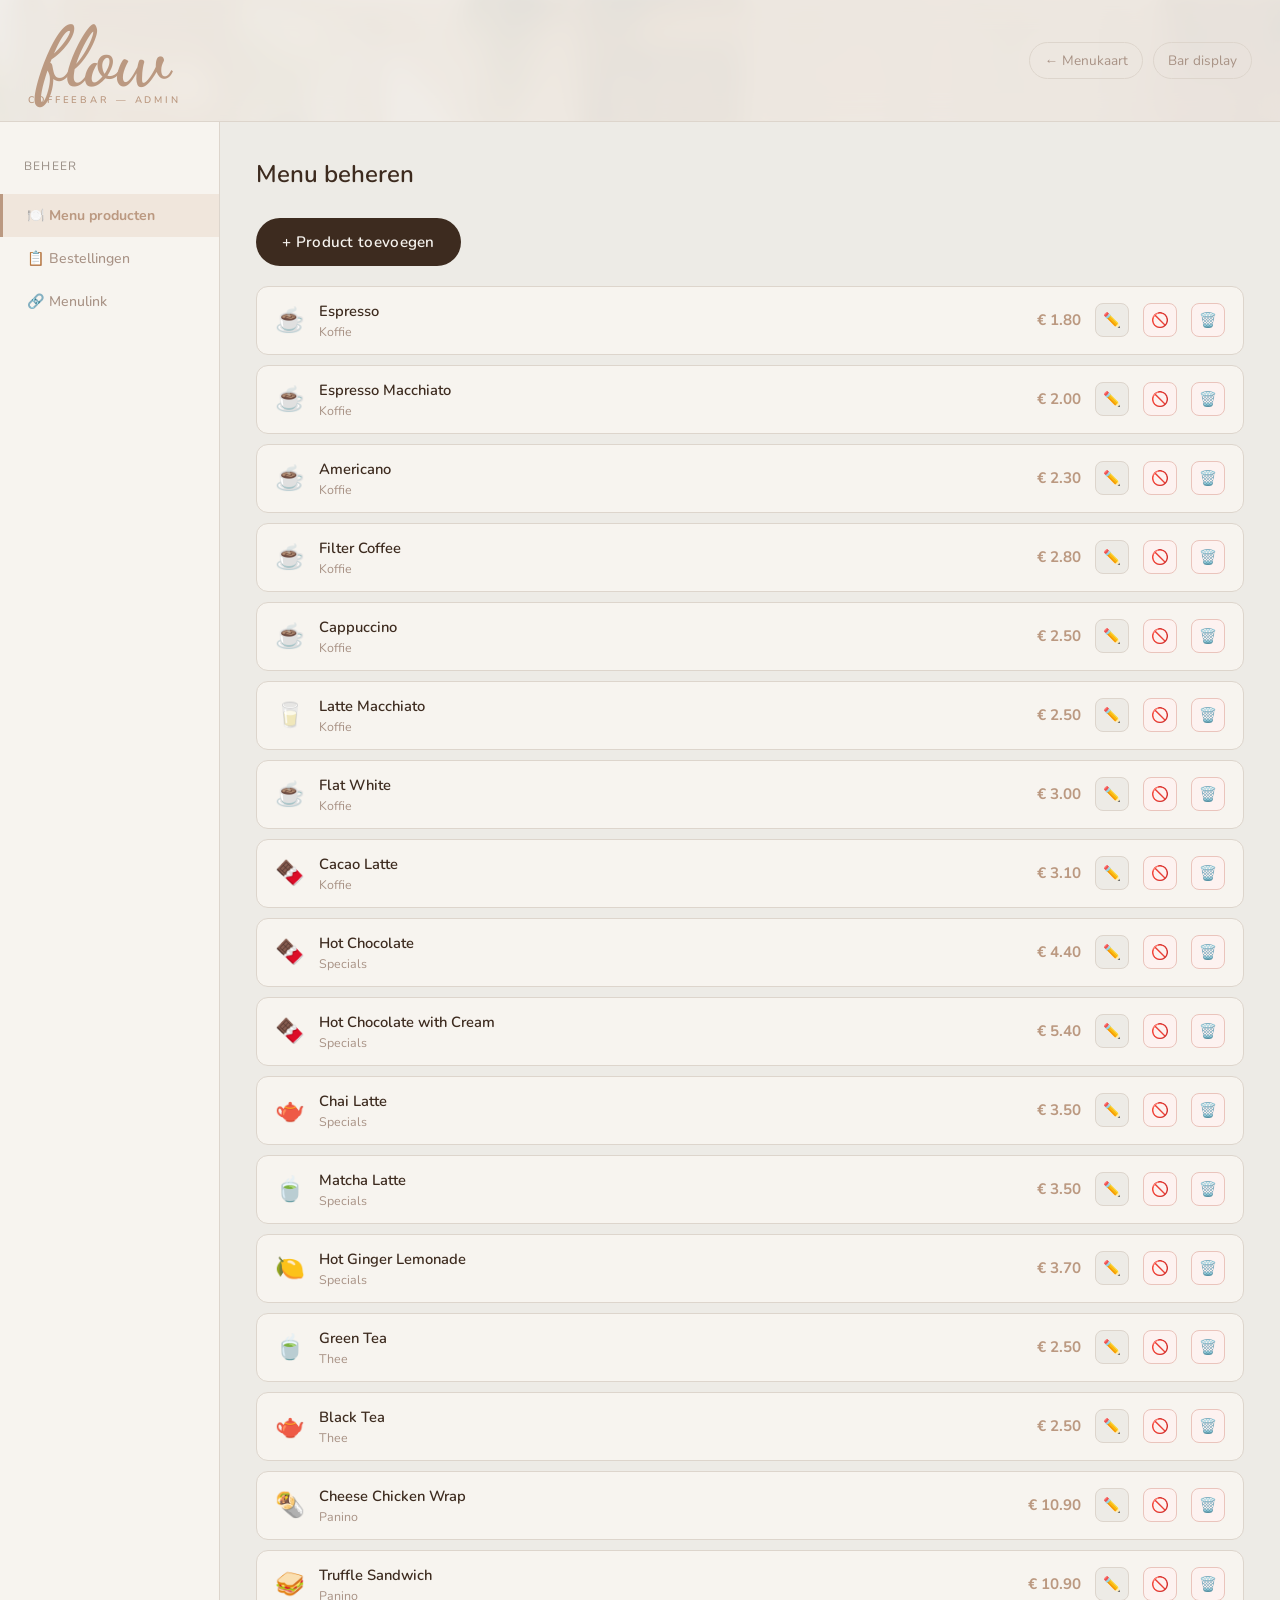
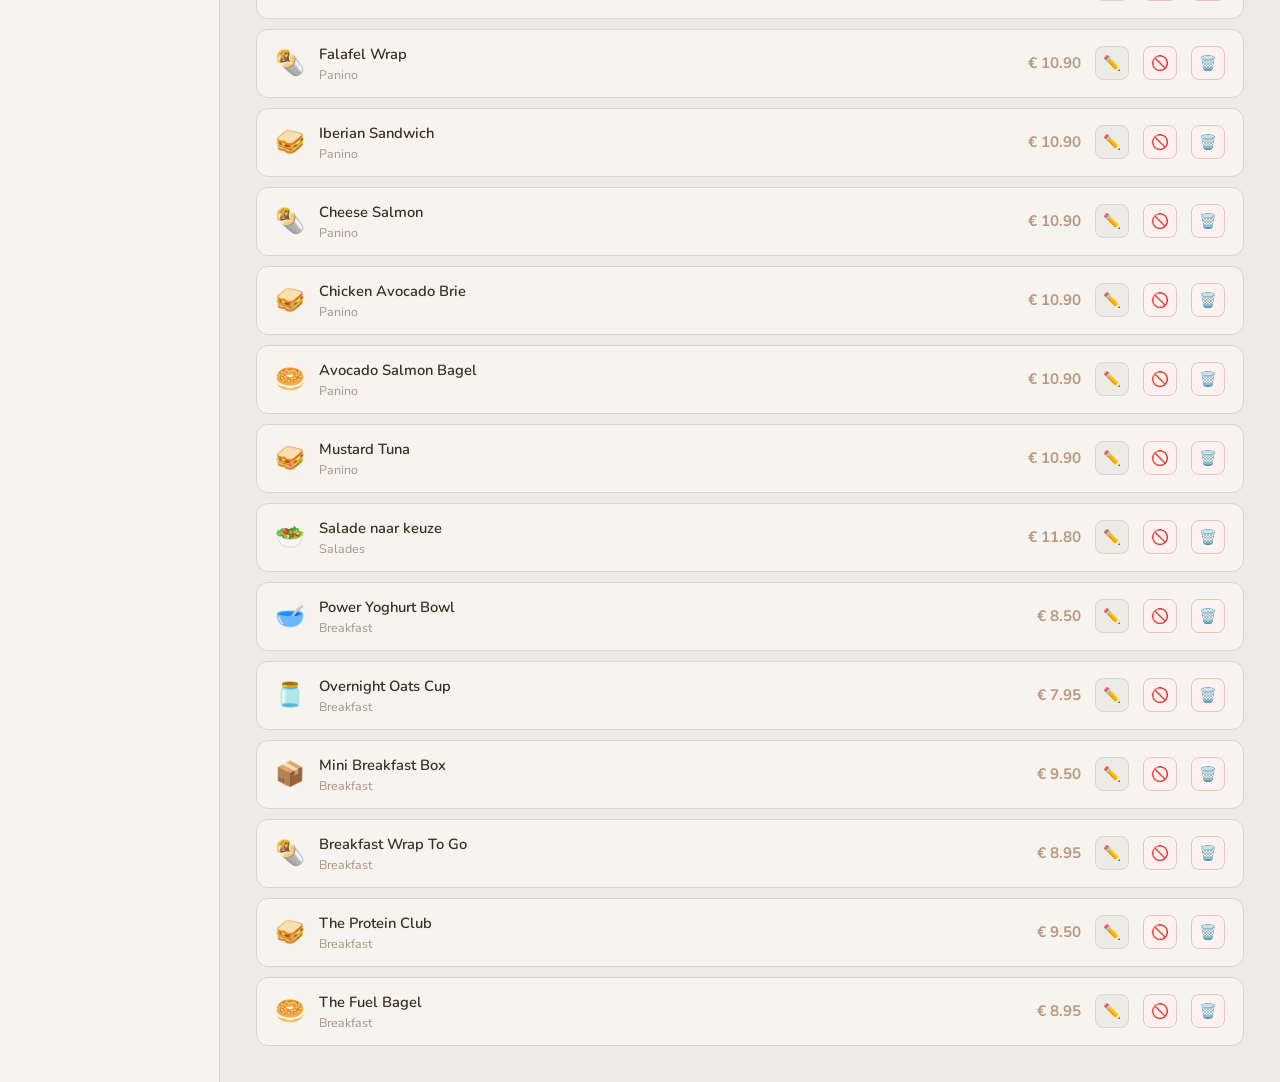
<file: admin.html>
<!DOCTYPE html>
<html lang="nl">
<head>
  <meta charset="UTF-8">
  <meta name="viewport" content="width=device-width, initial-scale=1.0">
  <title>Flow Coffeebar — Admin</title>
  <link rel="stylesheet" href="style.css">
</head>
<body>

  <header class="header">
    <div class="header-logo">
      <div>
        <div class="script">flow</div>
        <div class="subtitle">Coffeebar — Admin</div>
      </div>
    </div>
    <div style="display:flex;gap:10px">
      <a href="index.html" style="color:var(--text-light);font-size:0.85rem;text-decoration:none;padding:8px 14px;border-radius:20px;border:1px solid var(--border)">
        ← Menukaart
      </a>
      <a href="kitchen.html" style="color:var(--text-light);font-size:0.85rem;text-decoration:none;padding:8px 14px;border-radius:20px;border:1px solid var(--border)">
        Bar display
      </a>
    </div>
  </header>

  <div class="admin-layout">
    <!-- SIDEBAR -->
    <aside class="admin-sidebar">
      <div style="padding:12px 24px 20px;opacity:0.5;font-size:0.75rem;text-transform:uppercase;letter-spacing:0.1em">Beheer</div>
      <button class="admin-nav-item active" data-section="products">🍽️ Menu producten</button>
      <button class="admin-nav-item" data-section="orders">📋 Bestellingen</button>
      <button class="admin-nav-item" data-section="qr">🔗 Menulink</button>
    </aside>

    <!-- CONTENT -->
    <main class="admin-content" id="admin-main"></main>
  </div>

  <script src="app2.js"></script>
</body>
</html>
</file>
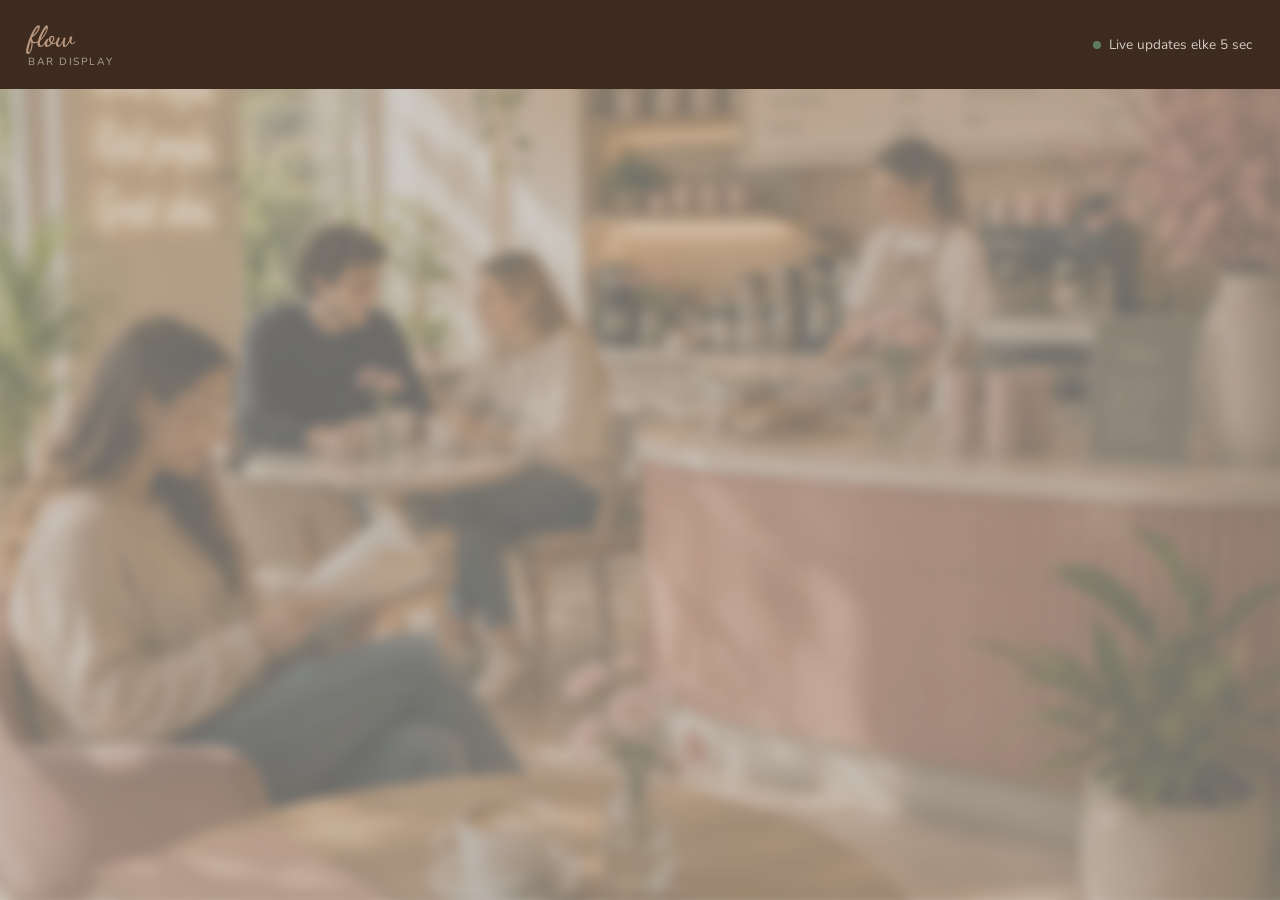
<file: kitchen.html>
<!DOCTYPE html>
<html lang="nl">
<head>
  <meta charset="UTF-8">
  <meta name="viewport" content="width=device-width, initial-scale=1.0">
  <title>Flow Coffeebar — Keuken Display</title>
  <link rel="stylesheet" href="style.css">
</head>
<body>

  <header class="kitchen-header">
    <div style="display:flex;align-items:center;gap:16px">
      <div>
        <div class="script">flow</div>
        <div style="font-size:0.65rem;letter-spacing:0.15em;text-transform:uppercase;opacity:0.6">Bar Display</div>
      </div>
    </div>
    <div style="display:flex;align-items:center;gap:8px;font-size:0.85rem;opacity:0.8">
      <span class="live-dot"></span> Live updates elke 5 sec
    </div>
  </header>

  <main id="kitchen-container"></main>

  <script src="app2.js"></script>
</body>
</html>
</file>
<file: style.css>
@import url('https://fonts.googleapis.com/css2?family=Dancing+Script:wght@600;700&family=Garet:wght@400;500;600;700&family=Nunito:wght@300;400;500;600;700&display=swap');

:root {
  /* Kleuren */
  --bg:           #EDEBE6;
  --bg-soft:      #F7F4EF;
  --bg-card:      #FAF8F5;
  --primary:      #BB9981;
  --primary-dark: #9E7E64;
  --accent:       #B8973E;
  --accent-light: #F0E6DC;
  --taupe:        #C4A8A0;
  --text:         #3D2B1F;
  --text-mid:     #7A6558;
  --text-light:   #A89285;
  --border:       #DDD5CC;
  --white:        #FAF8F5;
  --success:      #6A9070;
  --danger:       #B85C4A;

  /* Shadows (warm) */
  --shadow-sm: 0 1px 4px rgba(61,43,31,0.07);
  --shadow:    0 4px 20px rgba(61,43,31,0.10);
  --shadow-lg: 0 8px 40px rgba(61,43,31,0.14);

  /* Radius */
  --radius:    20px;
  --radius-sm: 12px;
  --radius-xs: 8px;
}

* { margin: 0; padding: 0; box-sizing: border-box; }

body {
  font-family: 'Garet', 'Nunito', sans-serif;
  background: var(--bg);
  color: var(--text);
  min-height: 100vh;
  -webkit-font-smoothing: antialiased;
}

body::before {
  content: '';
  position: fixed;
  inset: 0;
  background: url('bg.jpg') center center / cover no-repeat;
  filter: blur(6px) brightness(0.75) saturate(0.9);
  transform: scale(1.02);
  z-index: -1;
}

body::after {
  content: '';
  position: fixed;
  inset: 0;
  background: rgba(237, 235, 230, 0.45);
  z-index: -1;
}

/* ─── TYPOGRAPHY ─── */
h1, h2, h3 {
  font-family: 'Garet', 'Nunito', sans-serif;
  font-weight: 600;
  letter-spacing: 0.01em;
}

.script {
  font-family: 'Dancing Script', cursive;
  font-weight: 700;
}

/* ─── HEADER ─── */
.header {
  background: rgba(247, 244, 239, 0.85);
  backdrop-filter: blur(12px);
  -webkit-backdrop-filter: blur(12px);
  border-bottom: 1px solid var(--border);
  padding: 16px 28px;
  height: auto;
  display: flex;
  align-items: center;
  justify-content: space-between;
  position: sticky;
  top: 0;
  z-index: 100;
}

.header-spacer { flex: 1; }

.header-logo {
  display: flex;
  flex-direction: column;
  line-height: 1;
  align-items: center;
  text-align: center;
  flex: 0 0 auto;
}

.header-logo .script {
  font-size: 5.2rem;
  color: var(--primary);
  letter-spacing: -0.5px;
}

.header-logo .subtitle {
  font-size: 0.60rem;
  letter-spacing: 0.30em;
  text-transform: uppercase;
  color: var(--primary);
  font-weight: 600;
  font-family: 'Garet', 'Nunito', sans-serif;
  margin-top: -4px;
}

/* ─── NAV TABS ─── */
.nav-tabs {
  display: flex;
  gap: 0;
  padding: 0 20px;
  background: rgba(247, 244, 239, 0.80);
  backdrop-filter: blur(12px);
  -webkit-backdrop-filter: blur(12px);
  border-bottom: 1px solid var(--border);
  overflow-x: auto;
  scrollbar-width: none;
  justify-content: center;
}
.nav-tabs::-webkit-scrollbar { display: none; }

.nav-tab {
  padding: 16px 20px;
  border: none;
  background: transparent;
  color: var(--text-light);
  font-family: 'Garet', 'Nunito', sans-serif;
  font-size: 0.92rem;
  font-weight: 500;
  cursor: pointer;
  white-space: nowrap;
  transition: all 0.2s;
  border-bottom: 2px solid transparent;
  margin-bottom: -1px;
  letter-spacing: 0.02em;
}

.nav-tab:hover { color: var(--text); }

.nav-tab.active {
  color: var(--primary);
  border-bottom-color: var(--primary);
  font-weight: 700;
}

/* ─── HERO QUOTE ─── */
.hero-quote-wrap {
  text-align: center;
  padding: 16px 28px 20px;
  border-bottom: 1px solid var(--border);
  background: var(--bg-soft);
  width: 100%;
}

.hero-quote {
  font-family: 'Dancing Script', cursive;
  font-size: 1.15rem;
  color: var(--primary);
  line-height: 1.7;
  max-width: 560px;
  margin: 0 auto;
  text-align: center;
  display: block;
}

.footer-text {
  text-align: center;
  padding: 32px 24px 100px;
  width: 100%;
  background: rgba(247, 244, 239, 0.85);
  backdrop-filter: blur(12px);
  -webkit-backdrop-filter: blur(12px);
}

.hero-sub {
  font-family: 'Dancing Script', cursive;
  font-size: 1.3rem;
  color: var(--text-mid);
  line-height: 1.6;
  text-align: center;
  display: block;
  max-width: 560px;
  margin: 0 auto;
}

.hero-sub strong {
  color: var(--primary);
  font-weight: 700;
}

/* ─── MENU SECTION ─── */
.menu-section {
  padding: 32px 24px;
  max-width: 900px;
  margin: 0 auto;
  width: 100%;
}

.section-title {
  font-size: 1.5rem;
  color: var(--text);
  margin-bottom: 6px;
  font-weight: 600;
}

.section-subtitle {
  font-size: 0.85rem;
  color: var(--text-light);
  margin-bottom: 24px;
}

/* ─── MENU GRID ─── */
.menu-grid {
  display: grid;
  grid-template-columns: repeat(auto-fill, minmax(180px, 1fr));
  gap: 20px;
}

.menu-item {
  background: var(--bg-card);
  border-radius: var(--radius);
  cursor: pointer;
  transition: all 0.25s ease;
  text-align: left;
  position: relative;
  overflow: hidden;
  box-shadow: var(--shadow-sm);
  border: 1px solid var(--border);
}

.menu-item:hover {
  box-shadow: var(--shadow);
  transform: translateY(-3px);
}

.menu-item-img-wrap {
  width: 100%;
  aspect-ratio: 4/3;
  overflow: hidden;
  background: var(--accent-light);
}

.menu-item-img {
  width: 100%;
  height: 100%;
  object-fit: cover;
  display: block;
  transition: transform 0.4s ease;
}

.menu-item:hover .menu-item-img { transform: scale(1.04); }

.menu-item-emoji-fallback {
  width: 100%;
  aspect-ratio: 4/3;
  display: flex;
  align-items: center;
  justify-content: center;
  font-size: 2.8rem;
  background: var(--accent-light);
}

.menu-item-body { padding: 14px 14px 12px; }

.menu-item-name {
  font-size: 0.92rem;
  font-weight: 600;
  color: var(--text);
  margin-bottom: 3px;
  line-height: 1.3;
}

.menu-item-desc {
  font-size: 0.75rem;
  color: var(--text-light);
  margin-bottom: 10px;
  line-height: 1.4;
}

.menu-item-footer {
  display: flex;
  align-items: center;
  justify-content: space-between;
}

.menu-item-price {
  font-size: 0.95rem;
  font-weight: 700;
  color: var(--primary);
}

.menu-item-add {
  width: 30px;
  height: 30px;
  border-radius: 50%;
  background: var(--primary);
  color: var(--white);
  border: none;
  font-size: 1.2rem;
  cursor: pointer;
  display: flex;
  align-items: center;
  justify-content: center;
  transition: background 0.2s, transform 0.15s;
  flex-shrink: 0;
}

.menu-item-add:hover { background: var(--primary-dark); }
.menu-item-add:active { transform: scale(0.9); }

/* ─── CART FAB ─── */
.cart-fab {
  position: fixed;
  bottom: 24px;
  left: 50%;
  transform: translateX(-50%);
  background: var(--text);
  color: var(--bg-soft);
  border: none;
  border-radius: 40px;
  padding: 16px 28px;
  font-size: 0.95rem;
  font-weight: 600;
  cursor: pointer;
  box-shadow: var(--shadow-lg);
  display: flex;
  align-items: center;
  gap: 12px;
  transition: all 0.25s ease;
  font-family: 'Garet', 'Nunito', sans-serif;
  z-index: 200;
  min-width: 220px;
  justify-content: space-between;
  letter-spacing: 0.02em;
}

.cart-fab:hover { background: #2a1e16; }
.cart-fab.hidden { display: none; }

.cart-fab-left { display: flex; align-items: center; gap: 10px; }

.cart-count {
  background: var(--primary);
  color: var(--white);
  border-radius: 12px;
  padding: 2px 9px;
  font-size: 0.82rem;
  font-weight: 700;
}

#cart-total-fab {
  font-weight: 700;
  color: var(--accent-light);
}

/* ─── MODAL ─── */
.modal-overlay {
  position: fixed;
  inset: 0;
  background: rgba(61,43,31,0.40);
  backdrop-filter: blur(6px);
  z-index: 300;
  display: flex;
  align-items: flex-end;
  justify-content: center;
  opacity: 0;
  pointer-events: none;
  transition: opacity 0.3s;
}

.modal-overlay.open {
  opacity: 1;
  pointer-events: all;
}

.modal {
  background: var(--bg-soft);
  border-radius: 28px 28px 0 0;
  width: 100%;
  max-width: 560px;
  max-height: 85vh;
  overflow-y: auto;
  padding: 28px 24px 32px;
  transform: translateY(100%);
  transition: transform 0.35s cubic-bezier(0.32, 0.72, 0, 1);
}

.modal-overlay.open .modal { transform: translateY(0); }

.modal::before {
  content: '';
  display: block;
  width: 40px;
  height: 4px;
  background: var(--border);
  border-radius: 2px;
  margin: 0 auto 24px;
}

.modal-header {
  display: flex;
  align-items: center;
  justify-content: space-between;
  margin-bottom: 20px;
}

.modal-title {
  font-size: 1.3rem;
  font-weight: 600;
  color: var(--text);
}

.modal-close {
  width: 34px;
  height: 34px;
  border-radius: 50%;
  border: none;
  background: var(--bg);
  color: var(--text-mid);
  font-size: 1rem;
  cursor: pointer;
  display: flex;
  align-items: center;
  justify-content: center;
  transition: background 0.2s;
}
.modal-close:hover { background: var(--border); }

/* ─── CART ITEMS ─── */
.cart-item {
  display: flex;
  align-items: center;
  gap: 14px;
  padding: 14px 0;
  border-bottom: 1px solid var(--border);
}

.cart-item-thumb {
  width: 52px;
  height: 52px;
  border-radius: 12px;
  object-fit: cover;
  background: var(--accent-light);
  flex-shrink: 0;
  display: flex;
  align-items: center;
  justify-content: center;
  font-size: 1.5rem;
  overflow: hidden;
}

.cart-item-thumb img { width: 100%; height: 100%; object-fit: cover; }

.cart-item-info { flex: 1; }

.cart-item-name {
  font-weight: 600;
  font-size: 0.92rem;
  color: var(--text);
}

.cart-item-price {
  color: var(--text-light);
  font-size: 0.82rem;
  margin-top: 2px;
}

.qty-control {
  display: flex;
  align-items: center;
  gap: 10px;
  background: var(--bg);
  border-radius: 30px;
  padding: 4px 6px;
}

.qty-btn {
  width: 30px;
  height: 30px;
  border-radius: 50%;
  border: none;
  background: var(--bg-soft);
  color: var(--text);
  font-size: 1.1rem;
  cursor: pointer;
  display: flex;
  align-items: center;
  justify-content: center;
  box-shadow: var(--shadow-sm);
  transition: background 0.15s;
}
.qty-btn:hover { background: var(--accent-light); }

.qty-num {
  font-weight: 700;
  min-width: 18px;
  text-align: center;
  font-size: 0.95rem;
}

/* ─── ORDER NOTE ─── */
.order-note { margin-top: 20px; }

.order-note label {
  display: block;
  font-size: 0.78rem;
  font-weight: 700;
  color: var(--text-mid);
  margin-bottom: 8px;
  text-transform: uppercase;
  letter-spacing: 0.08em;
}

.order-note textarea {
  width: 100%;
  border: 1.5px solid var(--border);
  border-radius: var(--radius-sm);
  padding: 12px 14px;
  font-family: 'Garet', 'Nunito', sans-serif;
  font-size: 0.9rem;
  color: var(--text);
  background: var(--bg);
  resize: none;
  outline: none;
  transition: border-color 0.2s;
}
.order-note textarea:focus { border-color: var(--primary); }

/* ─── BUTTONS ─── */
.btn {
  padding: 14px 26px;
  border-radius: 40px;
  border: none;
  font-family: 'Garet', 'Nunito', sans-serif;
  font-size: 0.95rem;
  font-weight: 600;
  cursor: pointer;
  transition: all 0.2s;
  display: inline-flex;
  align-items: center;
  gap: 8px;
  letter-spacing: 0.02em;
}

.btn-primary { background: var(--text); color: var(--bg-soft); }
.btn-primary:hover { background: #2a1e16; }
.btn-outline { background: transparent; color: var(--primary); border: 2px solid var(--primary); }
.btn-outline:hover { background: var(--accent-light); }
.btn-full { width: 100%; justify-content: center; }

.cart-total {
  display: flex;
  justify-content: space-between;
  align-items: center;
  padding: 18px 0 14px;
  font-weight: 700;
  font-size: 1.05rem;
}

.cart-total span:last-child { color: var(--primary); }

/* ─── SUCCESS STATE ─── */
.order-success { text-align: center; padding: 48px 20px; }
.order-success .big-emoji { font-size: 4rem; margin-bottom: 20px; display: block; }
.order-success h2 { margin-bottom: 10px; font-size: 1.5rem; font-weight: 600; }
.order-success p { color: var(--text-mid); font-size: 0.95rem; }

/* ─── KITCHEN DISPLAY ─── */
.kitchen-header {
  background: var(--text);
  color: var(--bg-soft);
  padding: 20px 28px;
  display: flex;
  align-items: center;
  justify-content: space-between;
}

.kitchen-header .script { font-size: 1.8rem; color: var(--primary); }

.kitchen-grid {
  display: grid;
  grid-template-columns: repeat(auto-fill, minmax(290px, 1fr));
  gap: 20px;
  padding: 28px;
}

.order-card {
  background: var(--bg-soft);
  border: 1.5px solid var(--border);
  border-radius: var(--radius);
  padding: 22px;
  box-shadow: var(--shadow-sm);
}

.order-card.new {
  border-color: var(--primary);
  box-shadow: 0 0 0 4px rgba(187,153,129,0.18);
  animation: pulse 2s infinite;
}

.order-card.ready { border-color: var(--success); opacity: 0.65; }

@keyframes pulse {
  0%, 100% { box-shadow: 0 0 0 4px rgba(187,153,129,0.18); }
  50%       { box-shadow: 0 0 0 8px rgba(187,153,129,0.06); }
}

.order-card-header {
  display: flex;
  justify-content: space-between;
  align-items: center;
  margin-bottom: 14px;
}

.order-table { font-size: 1.1rem; font-weight: 700; }
.order-time { font-size: 0.78rem; color: var(--text-light); }

.order-items-list { list-style: none; margin-bottom: 12px; }
.order-items-list li {
  display: flex;
  justify-content: space-between;
  padding: 5px 0;
  font-size: 0.9rem;
  border-bottom: 1px solid var(--border);
  color: var(--text-mid);
}

.order-note-text {
  font-size: 0.82rem;
  color: var(--text-light);
  font-style: italic;
  margin-bottom: 14px;
  padding: 8px 10px;
  background: var(--bg);
  border-radius: var(--radius-xs);
}

.status-badge {
  display: inline-block;
  padding: 4px 12px;
  border-radius: 20px;
  font-size: 0.78rem;
  font-weight: 600;
  letter-spacing: 0.02em;
}

.status-new     { background: #F0E6DC; color: #BB9981; }
.status-making  { background: #F5EDD0; color: #8A6E00; }
.status-ready   { background: #DFF0E5; color: #4E8060; }

.order-actions { display: flex; gap: 8px; margin-top: 14px; flex-wrap: wrap; }

.btn-sm { padding: 8px 16px; font-size: 0.82rem; border-radius: 20px; }
.btn-success { background: var(--success); color: var(--white); border: none; }
.btn-warning { background: var(--accent); color: var(--white); border: none; }

.empty-state { text-align: center; padding: 80px 20px; color: var(--text-light); }
.empty-state .big-emoji { font-size: 3.5rem; margin-bottom: 16px; display: block; }
.empty-state p { font-size: 1rem; }

/* ─── ADMIN ─── */
.admin-layout {
  display: grid;
  grid-template-columns: 220px 1fr;
  min-height: calc(100vh - 68px);
}

.admin-sidebar {
  background: var(--bg-soft);
  border-right: 1px solid var(--border);
  padding: 24px 0;
}

.admin-nav-item {
  display: block;
  padding: 12px 24px;
  color: var(--text-light);
  cursor: pointer;
  font-size: 0.88rem;
  font-weight: 500;
  transition: all 0.2s;
  border: none;
  background: none;
  width: 100%;
  text-align: left;
  font-family: 'Garet', 'Nunito', sans-serif;
  border-left: 3px solid transparent;
}

.admin-nav-item:hover { color: var(--text); background: var(--border); }
.admin-nav-item.active { color: var(--primary); border-left-color: var(--primary); background: var(--accent-light); font-weight: 700; }

.admin-content { padding: 36px; overflow-y: auto; background: var(--bg); }
.admin-section-title { font-size: 1.5rem; margin-bottom: 28px; font-weight: 600; color: var(--text); }

.product-list { display: flex; flex-direction: column; gap: 10px; }

.product-row {
  background: var(--bg-soft);
  border: 1px solid var(--border);
  border-radius: var(--radius-sm);
  padding: 14px 18px;
  display: flex;
  align-items: center;
  gap: 14px;
  transition: box-shadow 0.2s;
}
.product-row:hover { box-shadow: var(--shadow-sm); }

.product-row-emoji { font-size: 1.5rem; flex-shrink: 0; }
.product-row-info { flex: 1; min-width: 0; }
.product-row-name { font-weight: 600; font-size: 0.92rem; white-space: nowrap; overflow: hidden; text-overflow: ellipsis; }
.product-row-cat { font-size: 0.78rem; color: var(--text-light); margin-top: 2px; }
.product-row-price { font-weight: 700; color: var(--primary); font-size: 0.95rem; flex-shrink: 0; }

.btn-icon {
  width: 34px;
  height: 34px;
  border-radius: var(--radius-xs);
  border: 1px solid var(--border);
  background: var(--bg);
  cursor: pointer;
  display: flex;
  align-items: center;
  justify-content: center;
  font-size: 0.9rem;
  transition: all 0.2s;
  flex-shrink: 0;
}
.btn-icon:hover { background: var(--border); }
.btn-icon.danger { color: var(--danger); border-color: #EAC4BC; background: #FDF2F0; }
.btn-icon.danger:hover { background: #F5E0DC; }

/* ─── FORM ─── */
.form-card {
  background: var(--bg-soft);
  border: 1px solid var(--border);
  border-radius: var(--radius);
  padding: 28px 28px 24px;
  max-width: 480px;
  box-shadow: var(--shadow-sm);
}

.form-group { margin-bottom: 18px; }

.form-group label {
  display: block;
  font-size: 0.78rem;
  font-weight: 700;
  color: var(--text-mid);
  margin-bottom: 7px;
  text-transform: uppercase;
  letter-spacing: 0.08em;
}

.form-group input,
.form-group select,
.form-group textarea {
  width: 100%;
  border: 1.5px solid var(--border);
  border-radius: var(--radius-sm);
  padding: 11px 14px;
  font-family: 'Garet', 'Nunito', sans-serif;
  font-size: 0.92rem;
  color: var(--text);
  background: var(--bg);
  outline: none;
  transition: border-color 0.2s, background 0.2s;
}

.form-group input:focus,
.form-group select:focus,
.form-group textarea:focus {
  border-color: var(--primary);
  background: var(--bg-soft);
}

.form-row { display: grid; grid-template-columns: 1fr 1fr; gap: 16px; }

.time-slots {
  display: flex;
  gap: 8px;
  flex-wrap: wrap;
  margin-top: 4px;
}

.time-slot {
  padding: 10px 16px;
  border: 1.5px solid var(--border);
  border-radius: 30px;
  background: var(--bg);
  color: var(--text);
  font-family: 'Garet', 'Nunito', sans-serif;
  font-size: 0.9rem;
  font-weight: 500;
  cursor: pointer;
  transition: all 0.2s;
}

.time-slot:hover { border-color: var(--primary); color: var(--primary); }

.time-slot.active {
  background: var(--primary);
  border-color: var(--primary);
  color: var(--bg-soft);
  font-weight: 700;
}

/* ─── LIVE INDICATOR ─── */
.live-dot {
  width: 8px;
  height: 8px;
  border-radius: 50%;
  background: var(--success);
  display: inline-block;
  animation: blink 1.5s infinite;
}

@keyframes blink {
  0%, 100% { opacity: 1; }
  50%       { opacity: 0.3; }
}

/* ─── WELCOME OVERLAY ─── */
.welcome-overlay {
  position: fixed;
  inset: 0;
  background: rgba(61,43,31,0.65);
  backdrop-filter: blur(8px);
  -webkit-backdrop-filter: blur(8px);
  z-index: 500;
  display: flex;
  align-items: center;
  justify-content: center;
  padding: 24px;
}

.welcome-card {
  background: var(--bg-soft);
  border-radius: 28px;
  padding: 48px 40px 44px;
  max-width: 420px;
  width: 100%;
  text-align: center;
  box-shadow: var(--shadow-lg);
  animation: welcome-in 0.5s cubic-bezier(0.32,0.72,0,1);
}

@keyframes welcome-in {
  from { opacity: 0; transform: translateY(24px) scale(0.97); }
  to   { opacity: 1; transform: translateY(0) scale(1); }
}

.welcome-logo .script {
  font-size: 4.2rem;
  color: var(--primary);
  letter-spacing: -0.5px;
  line-height: 1;
}

.welcome-sub {
  font-size: 0.60rem;
  letter-spacing: 0.30em;
  text-transform: uppercase;
  color: var(--primary);
  font-weight: 700;
  font-family: 'Garet', 'Nunito', sans-serif;
  margin-top: -4px;
  margin-bottom: 24px;
}

.welcome-tagline {
  font-family: 'Dancing Script', cursive;
  font-size: 1.4rem;
  color: var(--text);
  margin-bottom: 12px;
  line-height: 1.4;
}

.welcome-text {
  font-size: 0.92rem;
  color: var(--text-mid);
  line-height: 1.7;
  margin-bottom: 32px;
}

.welcome-btn {
  background: var(--text);
  color: var(--bg-soft);
  border: none;
  border-radius: 40px;
  padding: 14px 32px;
  font-family: 'Garet', 'Nunito', sans-serif;
  font-size: 0.95rem;
  font-weight: 600;
  cursor: pointer;
  transition: background 0.2s;
  letter-spacing: 0.02em;
}

.welcome-btn:hover { background: #2a1e16; }

/* ─── LANGUAGE SWITCHER ─── */
.lang-switcher {
  flex: 1;
  display: flex;
  gap: 6px;
  align-items: center;
  justify-content: flex-end;
}

.lang-btn {
  display: flex;
  align-items: center;
  gap: 4px;
  padding: 5px 10px;
  border: 1.5px solid var(--border);
  border-radius: 20px;
  background: transparent;
  color: var(--text-light);
  font-family: 'Garet', 'Nunito', sans-serif;
  font-size: 0.78rem;
  font-weight: 500;
  cursor: pointer;
  transition: all 0.2s;
  white-space: nowrap;
}

.lang-btn:hover { border-color: var(--primary); color: var(--primary); }

.lang-btn.active {
  background: var(--accent-light);
  border-color: var(--primary);
  color: var(--primary);
  font-weight: 700;
}

/* ─── RESPONSIVE ─── */
@media (max-width: 640px) {
  .header { padding: 0 16px; height: 60px; }
  .header-logo .script { font-size: 1.7rem; }

  .lang-switcher { gap: 3px; }
  .lang-btn { padding: 3px 6px; font-size: 0.7rem; gap: 2px; }
  .lang-btn span:last-child { display: none; }

  .nav-tabs { padding: 0 12px; }
  .nav-tab { padding: 14px 14px; font-size: 0.83rem; }

  .menu-section { padding: 20px 16px 32px; }
  .menu-grid { grid-template-columns: repeat(2, 1fr); gap: 14px; }

  .cart-fab {
    bottom: 16px;
    left: 16px;
    right: 16px;
    transform: none;
    min-width: unset;
    width: calc(100% - 32px);
    border-radius: 18px;
    padding: 16px 20px;
  }

  .modal { max-height: 92vh; padding: 0 20px 32px; border-radius: 24px 24px 0 0; }
  .modal::before { margin: 16px auto 20px; }

  .qty-btn { width: 34px; height: 34px; }

  .admin-layout { grid-template-columns: 1fr; }
  .admin-sidebar {
    display: flex;
    overflow-x: auto;
    padding: 0;
    border-right: none;
    border-bottom: 1px solid var(--border);
    scrollbar-width: none;
  }
  .admin-sidebar::-webkit-scrollbar { display: none; }
  .admin-nav-item { white-space: nowrap; padding: 14px 18px; border-left: none; border-bottom: 3px solid transparent; }
  .admin-nav-item.active { border-left: none; border-bottom-color: var(--primary); }
  .admin-content { padding: 20px 16px; }
  .form-row { grid-template-columns: 1fr; }
  .form-card { padding: 20px 16px; max-width: 100%; }
  .product-row { flex-wrap: wrap; padding: 12px 14px; }
  .kitchen-grid { grid-template-columns: 1fr; padding: 16px; gap: 14px; }

  .welcome-card { padding: 40px 28px 36px; }
  .welcome-logo .script { font-size: 3.4rem; }
  .welcome-tagline { font-size: 1.2rem; }
}

@media (hover: none) {
  .menu-item:hover { transform: none; box-shadow: var(--shadow-sm); }
  .menu-item:hover .menu-item-img { transform: none; }
  .cart-fab:hover { background: var(--text); }
}
</file>
